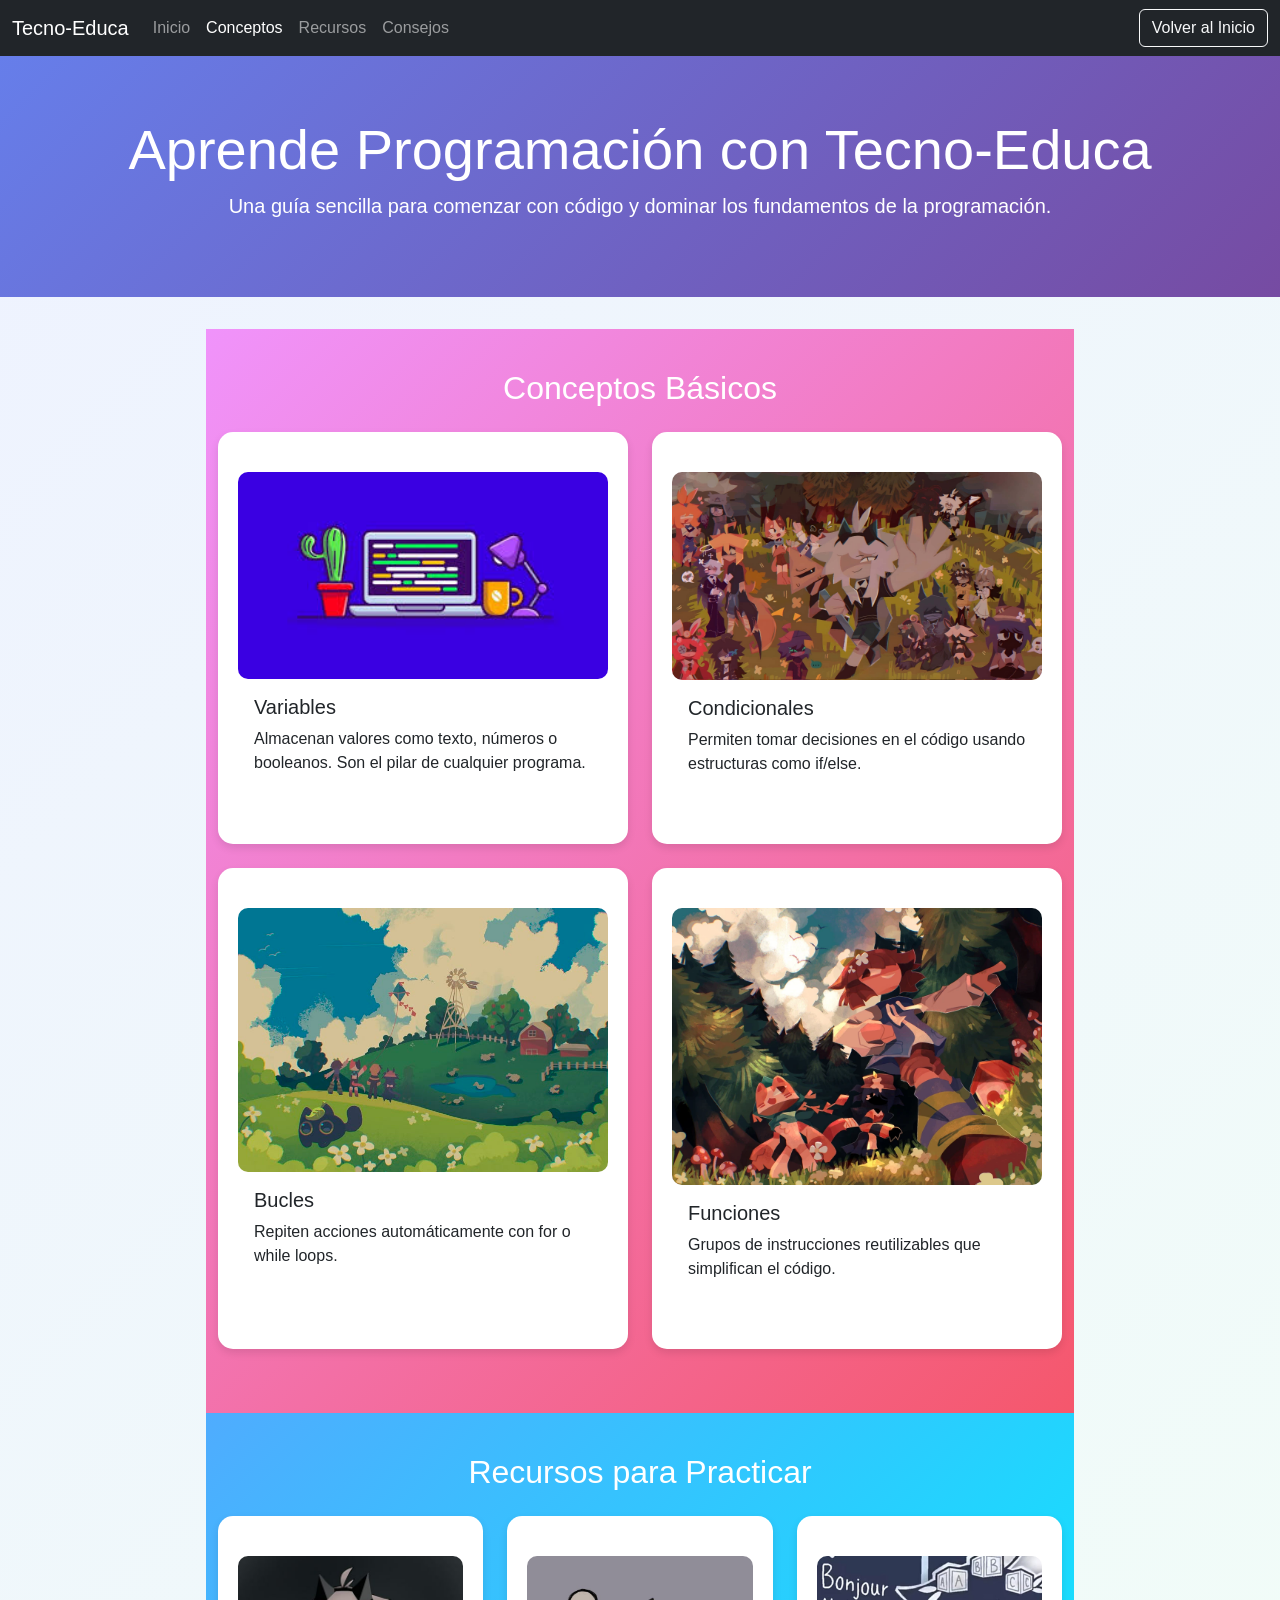
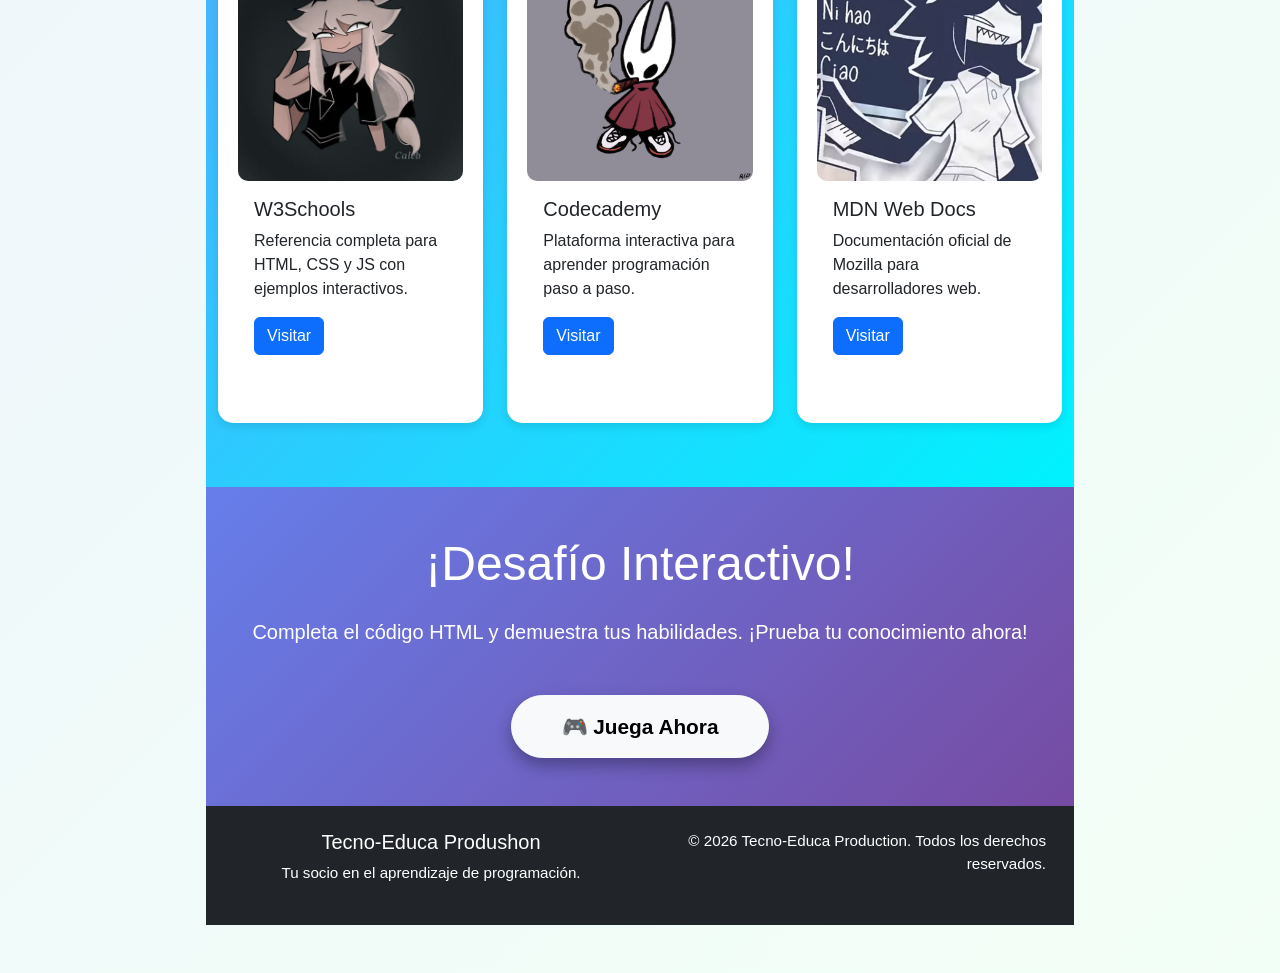
<file: pagina.html>
<!DOCTYPE html>
<html lang="es">
<head>
    <meta charset="UTF-8">
    <meta name="viewport" content="width=device-width, initial-scale=1.0">
    <title>TechEdu Solutions - Más Información</title>
    <link href="https://cdn.jsdelivr.net/npm/bootstrap@5.3.0/dist/css/bootstrap.min.css" rel="stylesheet">
    <link rel="stylesheet" href="pagina.css">
    <style>
        .hero-section {
            background: linear-gradient(135deg, #667eea 0%, #764ba2 100%);
            color: white;
            padding: 60px 0;
        }
        .card-custom {
            border: none;
            border-radius: 15px;
            box-shadow: 0 4px 8px rgba(0,0,0,0.1);
            transition: transform 0.3s;
        }
        .card-custom:hover {
            transform: translateY(-5px);
        }
        .section-bg {
            background: linear-gradient(135deg, #f093fb 0%, #f5576c 100%);
            padding: 40px 0;
        }
        .section-bg-alt {
            background: linear-gradient(135deg, #4facfe 0%, #00f2fe 100%);
            padding: 40px 0;
        }
    </style>
</head>
<body>
    <nav class="navbar navbar-expand-lg navbar-dark bg-dark">
        <div class="container-fluid">
            <a class="navbar-brand" href="#"> Tecno-Educa </a>
            <button class="navbar-toggler" type="button" data-bs-toggle="collapse" data-bs-target="#navbarNav" aria-controls="navbarNav" aria-expanded="false" aria-label="Toggle navigation">
                <span class="navbar-toggler-icon"></span>
            </button>
            <div class="collapse navbar-collapse" id="navbarNav">
                <ul class="navbar-nav me-auto">
                    <li class="nav-item">
                        <a class="nav-link" href="index.html">Inicio</a>
                    </li>
                    <li class="nav-item">
                        <a class="nav-link active" aria-current="page" href="#conceptos">Conceptos</a>
                    </li>
                    <li class="nav-item">
                        <a class="nav-link" href="#recursos">Recursos</a>
                    </li>
                    <li class="nav-item">
                        <a class="nav-link" href="#consejos">Consejos</a>
                    </li>
                </ul>
                <div class="d-flex">
                    <button class="btn btn-outline-light" onclick="window.location.href='index.html'">Volver al Inicio</button>
                </div>
            </div>
        </div>
    </nav>

    <header class="hero-section">
        <div class="container text-center">
            <h1 class="display-4">Aprende Programación con Tecno-Educa</h1>
            <p class="lead">Una guía sencilla para comenzar con código y dominar los fundamentos de la programación.</p>
        </div>
    </header>

    <main>
        <section id="conceptos" class="section-bg">
            <div class="container">
                <h2 class="text-center mb-4 text-white">Conceptos Básicos</h2>
                <div class="row">
                    <div class="col-md-6 mb-4">
                        <div class="card card-custom h-100">
                            <img src="curzo.jpg" class="card-img-top" alt="Variables">
                            <div class="card-body">
                                <h5 class="card-title">Variables</h5>
                                <p class="card-text">Almacenan valores como texto, números o booleanos. Son el pilar de cualquier programa.</p>
                            </div>
                        </div>
                    </div>
                    <div class="col-md-6 mb-4">
                        <div class="card card-custom h-100">
                            <img src="fundamental.jpg" class="card-img-top" alt="Condicionales">
                            <div class="card-body">
                                <h5 class="card-title">Condicionales</h5>
                                <p class="card-text">Permiten tomar decisiones en el código usando estructuras como if/else.</p>
                            </div>
                        </div>
                    </div>
                    <div class="col-md-6 mb-4">
                        <div class="card card-custom h-100">
                            <img src="paisaje_2.jpg" class="card-img-top" alt="Bucles">
                            <div class="card-body">
                                <h5 class="card-title">Bucles</h5>
                                <p class="card-text">Repiten acciones automáticamente con for o while loops.</p>
                            </div>
                        </div>
                    </div>
                    <div class="col-md-6 mb-4">
                        <div class="card card-custom h-100">
                            <img src="paisaje.jpg" class="card-img-top" alt="Funciones">
                            <div class="card-body">
                                <h5 class="card-title">Funciones</h5>
                                <p class="card-text">Grupos de instrucciones reutilizables que simplifican el código.</p>
                            </div>
                        </div>
                    </div>
                </div>
            </div>
        </section>

        <section id="recursos" class="section-bg-alt">
            <div class="container">
                <h2 class="text-center mb-4 text-white">Recursos para Practicar</h2>
                <div class="row">
                    <div class="col-md-4 mb-4">
                        <div class="card card-custom h-100">
                            <img src="chica.jpg" class="card-img-top" alt="W3Schools">
                            <div class="card-body">
                                <h5 class="card-title">W3Schools</h5>
                                <p class="card-text">Referencia completa para HTML, CSS y JS con ejemplos interactivos.</p>
                                <a href="https://www.w3schools.com" target="_blank" class="btn btn-primary">Visitar</a>
                            </div>
                        </div>
                    </div>
                    <div class="col-md-4 mb-4">
                        <div class="card card-custom h-100">
                            <img src="Silksong.jpg" class="card-img-top" alt="Codecademy">
                            <div class="card-body">
                                <h5 class="card-title">Codecademy</h5>
                                <p class="card-text">Plataforma interactiva para aprender programación paso a paso.</p>
                                <a href="https://www.codecademy.com" target="_blank" class="btn btn-primary">Visitar</a>
                            </div>
                        </div>
                    </div>
                    <div class="col-md-4 mb-4">
                        <div class="card card-custom h-100">
                            <img src="fundamental papere ducation (1).jpg" class="card-img-top" alt="MDN">
                            <div class="card-body">
                                <h5 class="card-title">MDN Web Docs</h5>
                                <p class="card-text">Documentación oficial de Mozilla para desarrolladores web.</p>
                                <a href="https://developer.mozilla.org" target="_blank" class="btn btn-primary">Visitar</a>
                            </div>
                        </div>
                    </div>
                </div>
            </div>
        </section>


    <!-- Sección del Juego -->
    <section class="py-5" style="background: linear-gradient(135deg, #667eea 0%, #764ba2 100%);">
        <div class="container">
            <div class="row">
                <div class="col-12 text-center">
                    <h2 class="text-white mb-4 display-5">¡Desafío Interactivo!</h2>
                    <p class="text-white fs-5 mb-5">Completa el código HTML y demuestra tus habilidades. ¡Prueba tu conocimiento ahora!</p>
                    <button class="btn btn-light btn-lg" id="btnJuego" style="padding: 15px 50px; font-size: 1.3rem; font-weight: bold; border-radius: 50px; box-shadow: 0 8px 16px rgba(0,0,0,0.3); transition: all 0.3s ease;">
                        🎮 Juega Ahora
                    </button>
                </div>
            </div>
        </div>
    </section>

    <!-- Modal del Juego -->
    <div class="modal fade" id="gameModal" tabindex="-1" aria-labelledby="gameModalLabel" aria-hidden="true">
        <div class="modal-dialog modal-xl">
            <div class="modal-content">
                <div class="modal-header bg-primary text-white">
                    <h5 class="modal-title" id="gameModalLabel">Desafío de Código HTML</h5>
                    <button type="button" class="btn-close btn-close-white" data-bs-dismiss="modal" aria-label="Close"></button>
                </div>
                <div class="modal-body">
                    <div id="gameContent"></div>
                </div>
                <div class="modal-footer">
                    <button type="button" class="btn btn-secondary" data-bs-dismiss="modal">Cerrar</button>
                    <button type="button" class="btn btn-primary" id="btnValidar">Validar Código</button>
                </div>
            </div>
        </div>
    </div>

    <!-- Sección de Errores -->
    <div id="errorContainer" class="position-fixed bottom-0 end-0 p-3" style="z-index: 1050;"></div>

    <footer class="bg-dark text-white py-4">
        <div class="container">
            <div class="row">
                <div class="col-md-6">
                    <h5>Tecno-Educa Produshon</h5>
                    <p>Tu socio en el aprendizaje de programación.</p>
                </div>
                <div class="col-md-6 text-md-end">
                    <p>&copy; 2026 Tecno-Educa Production. Todos los derechos reservados.</p>
                </div>
            </div>
        </div>
    </footer>

    <script src="https://cdn.jsdelivr.net/npm/bootstrap@5.3.0/dist/js/bootstrap.bundle.min.js"></script>
    <script src="juego.js"></script>
</body>
</html>
</file>
<file: pagina.css>
/* Estilos para pagina.html */

body {
    margin: 0;
    font-family: "Segoe UI", Tahoma, Geneva, Verdana, sans-serif;
    background: linear-gradient(135deg, #eef2ff, #f2fff6);
    color: #1a1a1a;
}

.site-header {
    text-align: center;
    padding: 2rem 1rem 1.5rem;
    background: #2b6cb0;
    color: white;
    box-shadow: 0 2px 10px rgba(0, 0, 0, 0.15);
}

.tagline {
    margin: 0.25rem 0 1rem;
    font-size: 1.1rem;
    opacity: 0.9;
}

.main-nav {
    display: flex;
    justify-content: center;
    gap: 0.5rem;
    flex-wrap: wrap;
}

.nav-button {
    display: inline-block;
    padding: 0.65rem 1.1rem;
    border-radius: 999px;
    background: rgba(255, 255, 255, 0.25);
    color: white;
    text-decoration: none;
    font-weight: 600;
    transition: background 0.2s ease;
}

.nav-button:hover {
    background: rgba(255, 255, 255, 0.45);
}

main {
    max-width: 900px;
    margin: 2rem auto 3rem;
    padding: 0 1rem;
}

.card {
    background: white;
    padding: 1.5rem 1.25rem;
    border-radius: 14px;
    box-shadow: 0 6px 18px rgba(0, 0, 0, 0.08);
    margin-bottom: 1.75rem;
}

.card h2 {
    margin-top: 0;
    color: #2b6cb0;
}

.card img {
    display: block;
    max-width: 100%;
    margin: 1rem auto 0;
    border-radius: 10px;
}

footer {
    text-align: center;
    padding: 1.25rem 1rem;
    background: #1a202c;
    color: #cbd5e1;
    font-size: 0.95rem;
}

a {
    color: #2b6cb0;
}

a:hover {
    text-decoration: underline;
}
</file>
